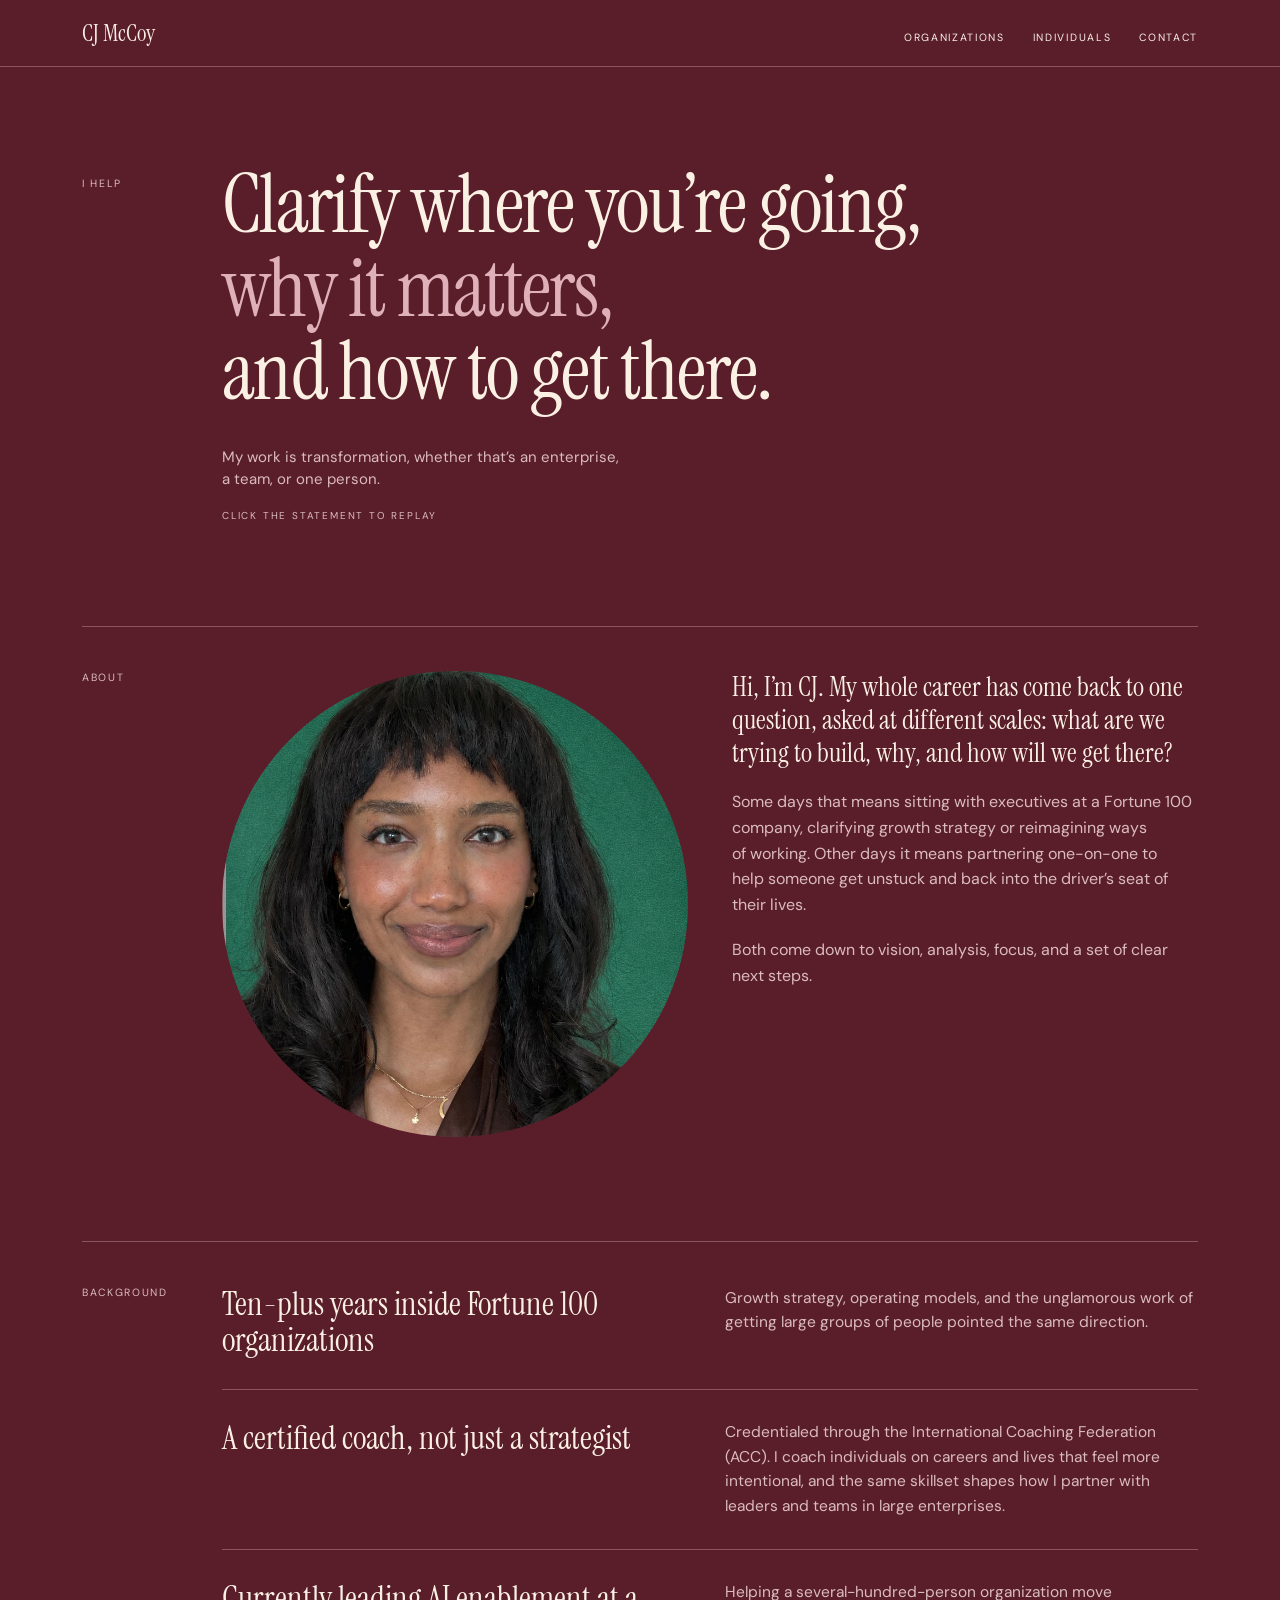
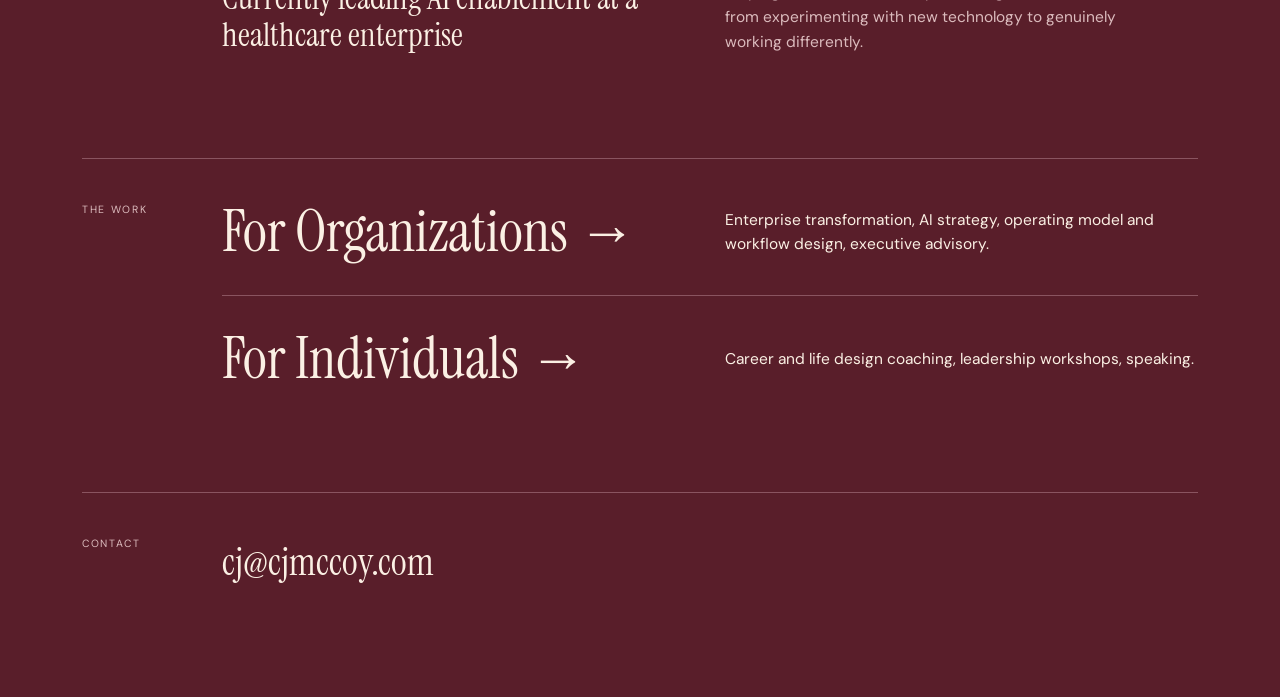
<file: index.html>
<!DOCTYPE html>
<html lang="en">
<head>
<meta charset="utf-8">
<meta name="viewport" content="width=device-width, initial-scale=1">
<title>CJ McCoy</title>
<meta name="description" content="CJ McCoy — I help clarify where you're going, why it matters, and how to get there. Enterprise transformation, AI strategy, and coaching.">
<link rel="preconnect" href="https://fonts.googleapis.com">
<link rel="preconnect" href="https://fonts.gstatic.com" crossorigin>
<link href="https://fonts.googleapis.com/css2?family=Instrument+Serif:ital@0;1&family=DM+Sans:wght@400;500&display=swap" rel="stylesheet">
<link rel="stylesheet" href="styles.css?v=1787683569">
</head>
<body>

<header class="site-header">
  <div class="bar">
    <span class="wordmark">CJ McCoy</span>
    <nav class="nav">
      <a href="organizations.html">Organizations</a>
      <a href="individuals.html">Individuals</a>
      <a href="mailto:cj@cjmccoy.com">Contact</a>
    </nav>
  </div>
</header>

<main>

  <section class="row hero">
    <span class="label label--hero">I help</span>
    <div class="col">
      <h1 class="statement" id="statement" tabindex="0" title="Click to replay" aria-describedby="replay-hint">
        <span class="rise" style="--d: 0.25s">Clarify where you’re going,</span>
        <span class="rise accent" style="--d: 0.65s">why it matters,</span>
        <span class="rise" style="--d: 1.05s">and how to get there.</span>
      </h1>
      <p class="hero-sub rise-soft" style="--d: 1.5s">
        My work is transformation, whether that’s an enterprise, a team, or one person.
      </p>
      <span class="hint" id="replay-hint">Click the statement to replay</span>
    </div>
  </section>

  <section class="section">
    <div class="row ruled">
      <span class="label">About</span>
      <div class="col about">
        <div class="portrait" data-initials="CJ">
          <img src="headshot.webp" alt="CJ McCoy" width="841" height="1125">
        </div>
        <div class="about-copy">
          <p class="lede">Hi, I’m CJ. My whole career has come back to one question, asked at different scales: what are we trying to build, why, and how will we get there?</p>
          <p class="muted">Some days that means sitting with executives at a Fortune 100 company, clarifying growth strategy or reimagining ways of working. Other days it means partnering one-on-one to help someone get unstuck and back into the driver&rsquo;s seat of their lives.</p>
          <p class="muted">Both come down to vision, analysis, focus, and a set of clear next steps.</p>
        </div>
      </div>
    </div>
  </section>

  <section class="section">
    <div class="row ruled">
      <span class="label">Background</span>
      <div class="col">
        <div class="split split--first">
          <h3>Ten-plus years inside Fortune 100 organizations</h3>
          <p class="muted">Growth strategy, operating models, and the unglamorous work of getting large groups of people pointed the same direction.</p>
        </div>
        <div class="split split--mid">
          <h3>A certified coach, not just a strategist</h3>
          <p class="muted">Credentialed through the International Coaching Federation (ACC). I coach individuals on careers and lives that feel more intentional, and the same skillset shapes how I partner with leaders and teams in large enterprises.</p>
        </div>
        <div class="split split--last">
          <h3>Currently leading AI enablement at a healthcare enterprise</h3>
          <p class="muted">Helping a several-hundred-person organization move from experimenting with new technology to genuinely working differently.</p>
        </div>
      </div>
    </div>
  </section>

  <section class="section">
    <div class="row ruled">
      <span class="label">The work</span>
      <div class="col">
        <a class="work-card work-card--first" href="organizations.html">
          <span class="work-title">For Organizations →</span>
          <span class="work-desc">Enterprise transformation, AI strategy, operating model and workflow design, executive advisory.</span>
        </a>
        <a class="work-card work-card--last" href="individuals.html">
          <span class="work-title">For Individuals →</span>
          <span class="work-desc">Career and life design coaching, leadership workshops, speaking.</span>
        </a>
      </div>
    </div>
  </section>

  <section class="section section--last">
    <div class="row ruled">
      <span class="label">Contact</span>
      <div class="col">
        <div class="contact">
          <a class="email" href="mailto:cj@cjmccoy.com">cj@cjmccoy.com</a>
        </div>
      </div>
    </div>
  </section>

</main>

<script src="script.js?v=1787683569"></script>
</body>
</html>
</file>
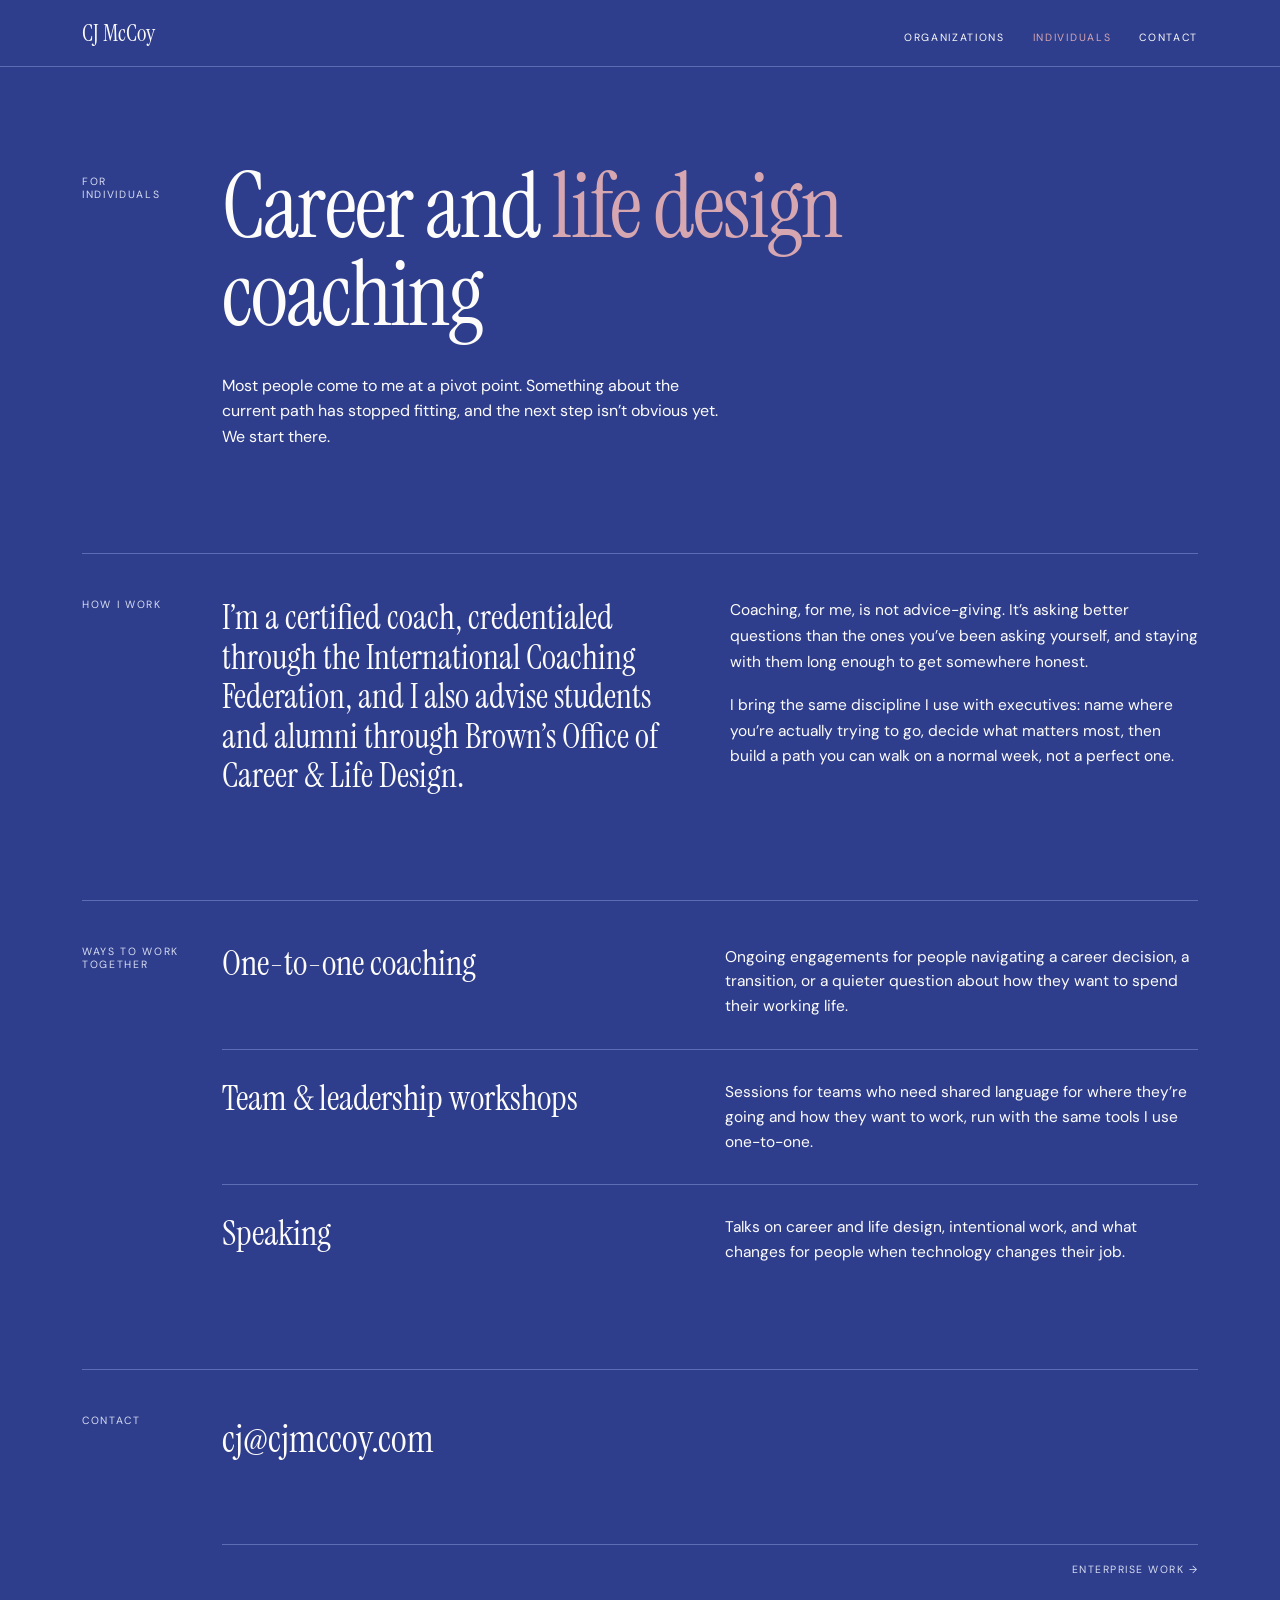
<file: individuals.html>
<!DOCTYPE html>
<html lang="en" data-theme="indigo">
<head>
<meta charset="utf-8">
<meta name="viewport" content="width=device-width, initial-scale=1">
<title>For Individuals — CJ McCoy</title>
<meta name="description" content="Career and life design coaching. One-to-one coaching, team and leadership workshops, and speaking, from an ICF-credentialed coach.">
<link rel="preconnect" href="https://fonts.googleapis.com">
<link rel="preconnect" href="https://fonts.gstatic.com" crossorigin>
<link href="https://fonts.googleapis.com/css2?family=Instrument+Serif:ital@0;1&family=DM+Sans:wght@400;500&display=swap" rel="stylesheet">
<link rel="stylesheet" href="styles.css?v=1787683569">
</head>
<body>

<header class="site-header">
  <div class="bar">
    <a class="wordmark" href="index.html">CJ McCoy</a>
    <nav class="nav">
      <a href="organizations.html">Organizations</a>
      <span class="nav-current" aria-current="page">Individuals</span>
      <a href="mailto:cj@cjmccoy.com">Contact</a>
    </nav>
  </div>
</header>

<main>

  <section class="row hero">
    <span class="label label--tight">For<br>individuals</span>
    <div class="col">
      <h1 class="statement--static">
        Career and <span class="accent">life design</span> coaching
      </h1>
      <p class="hero-lead">
        Most people come to me at a pivot point. Something about the current path has stopped fitting, and the next step isn&rsquo;t obvious yet. We start there.
      </p>
    </div>
  </section>

  <section class="section">
    <div class="row ruled">
      <span class="label">How I work</span>
      <div class="col duo">
        <p class="duo-lede">
          I&rsquo;m a certified coach, credentialed through the International Coaching Federation, and I also advise students and alumni through Brown&rsquo;s Office of Career &amp; Life Design.
        </p>
        <div class="duo-copy">
          <p>Coaching, for me, is not advice-giving. It&rsquo;s asking better questions than the ones you&rsquo;ve been asking yourself, and staying with them long enough to get somewhere honest.</p>
          <p>I bring the same discipline I use with executives: name where you&rsquo;re actually trying to go, decide what matters most, then build a path you can walk on a normal week, not a perfect one.</p>
        </div>
      </div>
    </div>
  </section>

  <section class="section">
    <div class="row ruled">
      <span class="label">Ways to work together</span>
      <div class="col">
        <div class="split split--first">
          <h3>One-to-one coaching</h3>
          <p>Ongoing engagements for people navigating a career decision, a transition, or a quieter question about how they want to spend their working life.</p>
        </div>
        <div class="split split--mid">
          <h3>Team &amp; leadership workshops</h3>
          <p>Sessions for teams who need shared language for where they&rsquo;re going and how they want to work, run with the same tools I use one-to-one.</p>
        </div>
        <div class="split split--last">
          <h3>Speaking</h3>
          <p>Talks on career and life design, intentional work, and what changes for people when technology changes their job.</p>
        </div>
      </div>
    </div>
  </section>

  <section class="section section--last">
    <div class="row ruled">
      <span class="label">Contact</span>
      <div class="col">
        <div class="contact">
          <a class="email" href="mailto:cj@cjmccoy.com">cj@cjmccoy.com</a>
        </div>
        <div class="page-jump">
          <a href="organizations.html">Enterprise work &rarr;</a>
        </div>
      </div>
    </div>
  </section>

</main>

</body>
</html>
</file>
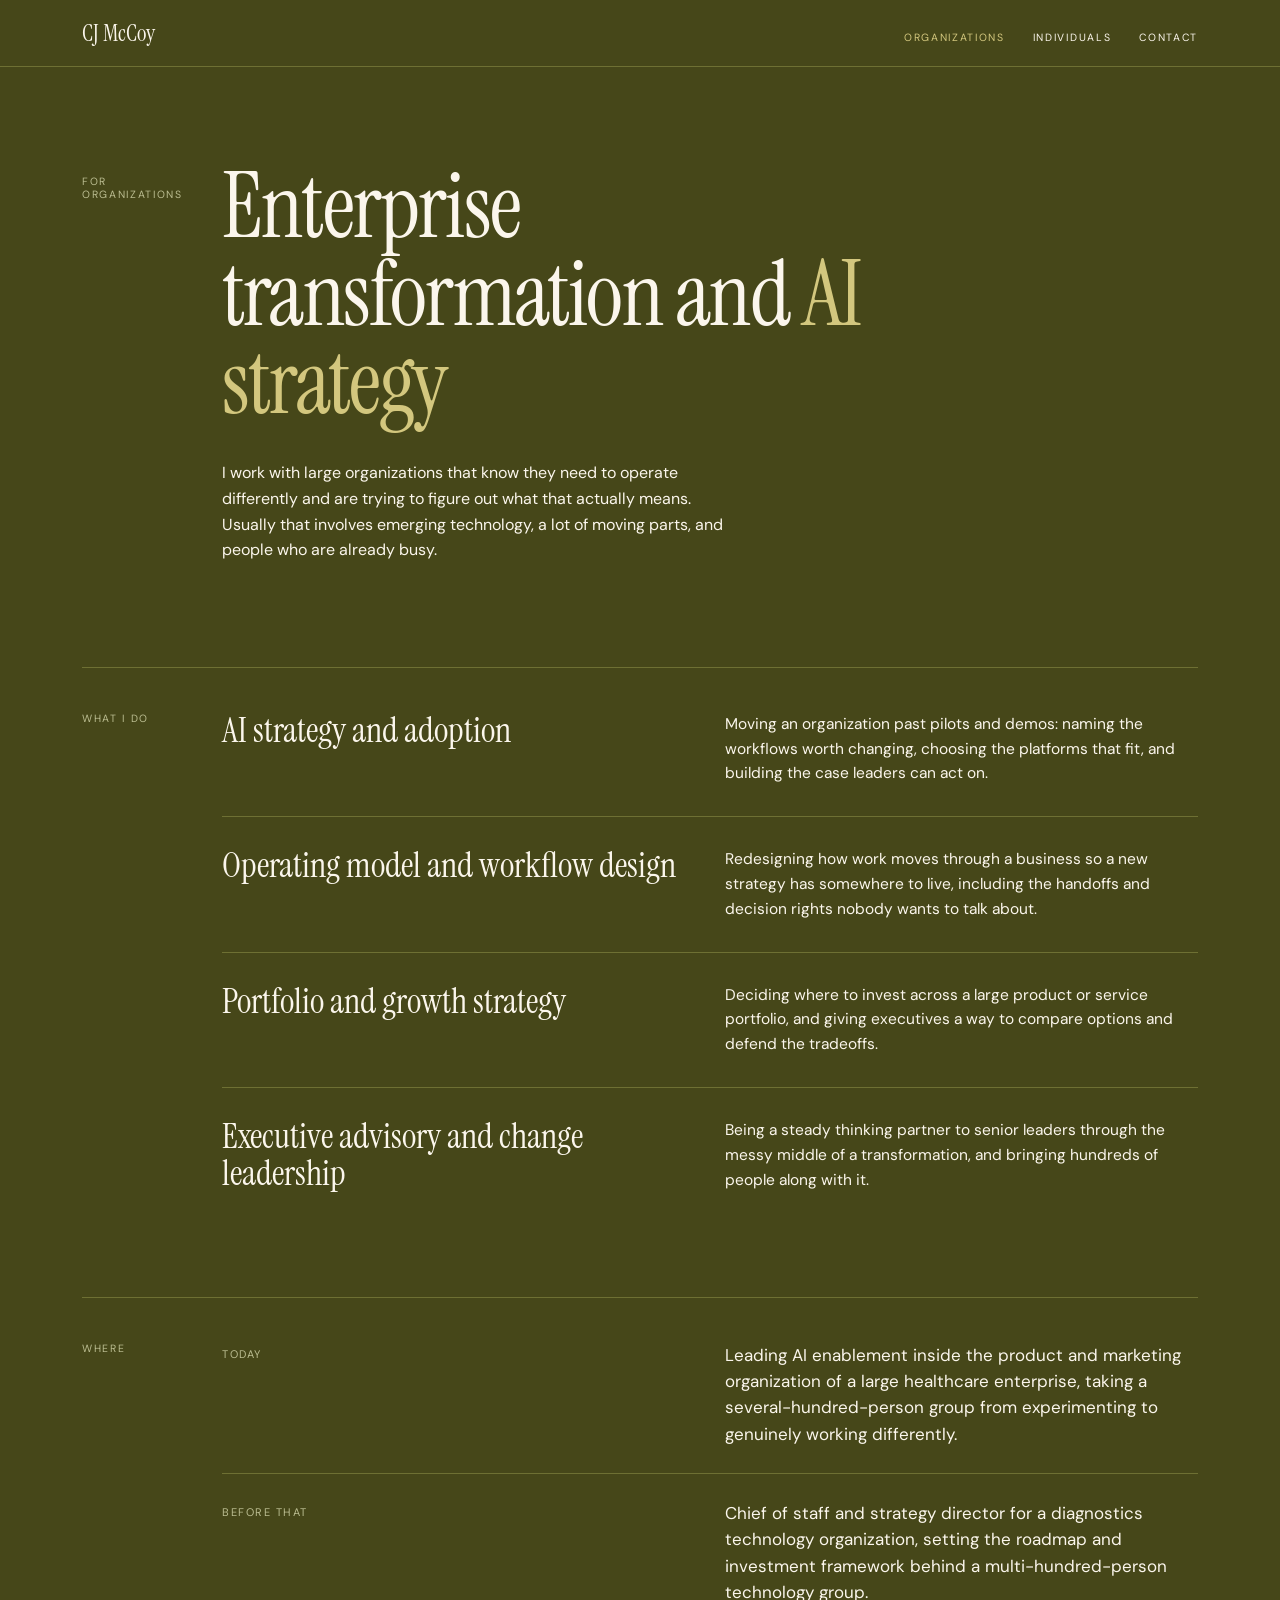
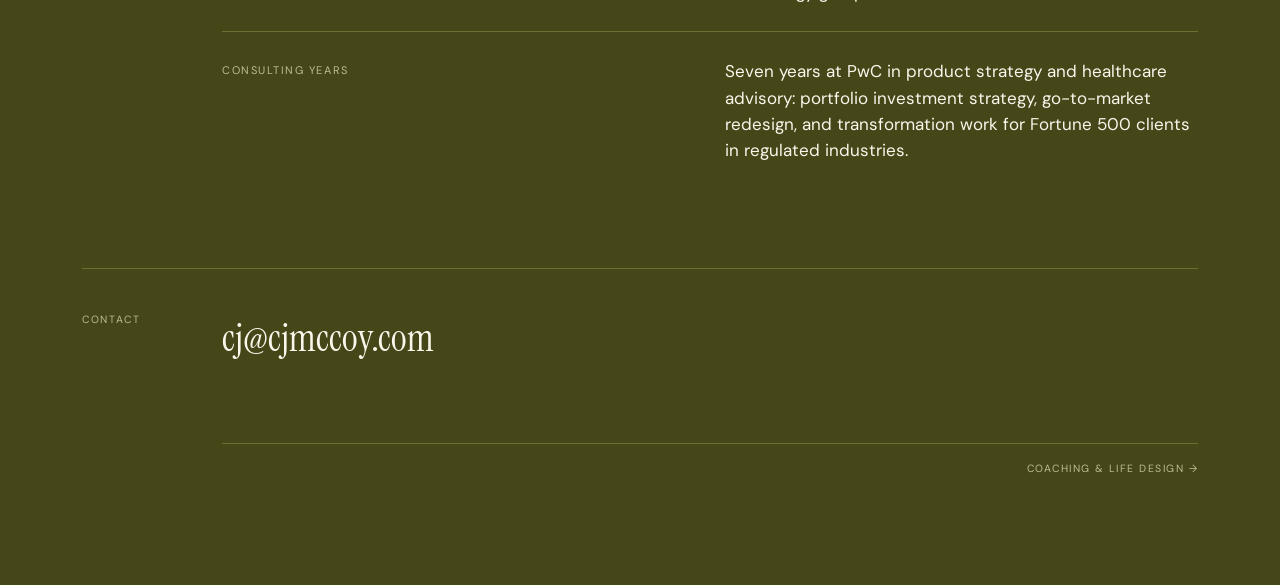
<file: organizations.html>
<!DOCTYPE html>
<html lang="en" data-theme="olive">
<head>
<meta charset="utf-8">
<meta name="viewport" content="width=device-width, initial-scale=1">
<title>For Organizations — CJ McCoy</title>
<meta name="description" content="Enterprise transformation and AI strategy for large organizations: AI adoption, operating model and workflow design, portfolio strategy, and executive advisory.">
<link rel="preconnect" href="https://fonts.googleapis.com">
<link rel="preconnect" href="https://fonts.gstatic.com" crossorigin>
<link href="https://fonts.googleapis.com/css2?family=Instrument+Serif:ital@0;1&family=DM+Sans:wght@400;500&display=swap" rel="stylesheet">
<link rel="stylesheet" href="styles.css?v=1787683569">
</head>
<body>

<header class="site-header">
  <div class="bar">
    <a class="wordmark" href="index.html">CJ McCoy</a>
    <nav class="nav">
      <span class="nav-current" aria-current="page">Organizations</span>
      <a href="individuals.html">Individuals</a>
      <a href="mailto:cj@cjmccoy.com">Contact</a>
    </nav>
  </div>
</header>

<main>

  <section class="row hero">
    <span class="label label--tight">For organizations</span>
    <div class="col">
      <h1 class="statement--static">
        Enterprise transformation and <span class="accent">AI strategy</span>
      </h1>
      <p class="hero-lead">
        I work with large organizations that know they need to operate differently and are trying to figure out what that actually means. Usually that involves emerging technology, a lot of moving parts, and people who are already busy.
      </p>
    </div>
  </section>

  <section class="section">
    <div class="row ruled">
      <span class="label">What I do</span>
      <div class="col">
        <div class="split split--first">
          <h3>AI strategy and adoption</h3>
          <p>Moving an organization past pilots and demos: naming the workflows worth changing, choosing the platforms that fit, and building the case leaders can act on.</p>
        </div>
        <div class="split split--mid">
          <h3>Operating model and workflow design</h3>
          <p>Redesigning how work moves through a business so a new strategy has somewhere to live, including the handoffs and decision rights nobody wants to talk about.</p>
        </div>
        <div class="split split--mid">
          <h3>Portfolio and growth strategy</h3>
          <p>Deciding where to invest across a large product or service portfolio, and giving executives a way to compare options and defend the tradeoffs.</p>
        </div>
        <div class="split split--last">
          <h3>Executive advisory and change leadership</h3>
          <p>Being a steady thinking partner to senior leaders through the messy middle of a transformation, and bringing hundreds of people along with it.</p>
        </div>
      </div>
    </div>
  </section>

  <section class="section">
    <div class="row ruled">
      <span class="label">Where</span>
      <div class="col where-list">
        <div class="split split--first">
          <span class="where-label">Today</span>
          <p class="where-copy">Leading AI enablement inside the product and marketing organization of a large healthcare enterprise, taking a several-hundred-person group from experimenting to genuinely working differently.</p>
        </div>
        <div class="split split--mid">
          <span class="where-label">Before that</span>
          <p class="where-copy">Chief of staff and strategy director for a diagnostics technology organization, setting the roadmap and investment framework behind a multi-hundred-person technology group.</p>
        </div>
        <div class="split split--last">
          <span class="where-label">Consulting years</span>
          <p class="where-copy">Seven years at PwC in product strategy and healthcare advisory: portfolio investment strategy, go-to-market redesign, and transformation work for Fortune 500 clients in regulated industries.</p>
        </div>
      </div>
    </div>
  </section>

  <section class="section section--last">
    <div class="row ruled">
      <span class="label">Contact</span>
      <div class="col">
        <div class="contact">
          <a class="email" href="mailto:cj@cjmccoy.com">cj@cjmccoy.com</a>
        </div>
        <div class="page-jump">
          <a href="individuals.html">Coaching &amp; life design &rarr;</a>
        </div>
      </div>
    </div>
  </section>

</main>

</body>
</html>
</file>
<file: styles.css>
:root {
  --bg:     #591E2A;
  --ink:    #FBF0E4;
  --muted:  #DBBBBD;
  --accent: #DFB0BA;
  --rule:   #8A5460;

  --shell: 1180px;
  --gutter: 32px;
  --serif: 'Instrument Serif', Georgia, serif;
  --sans: 'DM Sans', system-ui, sans-serif;

  /* per-page type deltas */
  --h3-size: clamp(24px, 2.6vw, 34px);
  --h3-lh: 1.1;
}

/* The two interior pages re-skin the same components. */
:root[data-theme="olive"] {
  --bg:     #464719;
  --ink:    #FBF6EC;
  --muted:  #BBBD91;
  --accent: #D3C77E;
  --rule:   #6E7033;
}

:root[data-theme="indigo"] {
  --bg:     #2E3E8C;
  --ink:    #FDFCFA;
  --muted:  #D7DCF2;
  --accent: #D6A6B1;
  --rule:   #5E6CB4;

  --h1-measure: 16ch;
}

/* Interior pages share a type scale that differs from the home page. */
:root[data-theme="olive"],
:root[data-theme="indigo"] {
  --h3-size: clamp(24px, 2.7vw, 36px);
  --h3-lh: 1.08;
}

* { box-sizing: border-box; }

html, body {
  margin: 0;
  padding: 0;
  background: var(--bg);
}

body {
  color: var(--ink);
  font-family: var(--sans);
  min-height: 100vh;
  overflow-x: hidden;
  -webkit-font-smoothing: antialiased;
}

a {
  color: var(--accent);
  text-underline-offset: 4px;
}
a:hover { color: var(--ink); }

img { max-width: 100%; }

/* ---------- header ---------- */

.site-header {
  position: sticky;
  top: 0;
  z-index: 10;
  background: var(--bg);
  border-bottom: 1px solid var(--rule);
}

.bar {
  max-width: var(--shell);
  margin: 0 auto;
  padding: 18px var(--gutter);
  display: flex;
  justify-content: space-between;
  align-items: baseline;
  gap: 20px;
}

.wordmark {
  font-family: var(--serif);
  font-size: 23px;
  white-space: nowrap;
  text-decoration: none;
  color: var(--ink);
}

a.wordmark:hover,
a.wordmark:focus-visible { color: var(--accent); }

.nav-current { color: var(--accent); }

.nav {
  display: flex;
  gap: 28px;
  flex-wrap: wrap;
  font-size: 10.5px;
  letter-spacing: 0.16em;
  text-transform: uppercase;
}

.nav a {
  text-decoration: none;
  color: var(--ink);
  transition: color 0.2s ease;
}
.nav a:hover,
.nav a:focus-visible { color: var(--accent); }

/* ---------- shared layout ---------- */

.row {
  display: flex;
  flex-wrap: wrap;
  align-items: flex-start;
  gap: 30px;
}

.ruled {
  border-top: 1px solid var(--rule);
  padding-top: 44px;
}

.label {
  flex: 0 0 110px;
  font-size: 10.5px;
  letter-spacing: 0.16em;
  text-transform: uppercase;
  color: var(--muted);
}

.col {
  flex: 1 1 300px;
  min-width: 0;
}

.section {
  max-width: var(--shell);
  margin: 104px auto 0;
  padding: 0 var(--gutter);
}

.section--last { padding-bottom: 110px; }

/* ---------- hero ---------- */

.hero {
  max-width: var(--shell);
  margin: 0 auto;
  padding: 96px var(--gutter) 0;
}

.label--hero { padding-top: 14px; }

.statement {
  font-family: var(--serif);
  font-weight: 400;
  font-size: clamp(38px, 6.4vw, 86px);
  line-height: 1.02;
  letter-spacing: -0.02em;
  max-width: 24ch;
  margin: 0;
  cursor: pointer;
}

.statement:focus-visible {
  outline: 1px solid var(--accent);
  outline-offset: 12px;
}

.rise,
.rise-soft { opacity: 0; }

.rise {
  display: inline-block;
  animation: riseIn 0.8s cubic-bezier(.2, .7, .2, 1) var(--d) forwards;
}

.rise-soft { animation: riseIn 0.8s ease var(--d) forwards; }

.accent { color: var(--accent); }

@keyframes riseIn {
  from { opacity: 0; transform: translateY(0.4em); }
  to   { opacity: 1; transform: translateY(0); }
}

.hero-sub {
  font-size: 15px;
  line-height: 1.5;
  max-width: 40ch;
  margin: 32px 0 0;
  color: var(--muted);
}

.hint {
  display: block;
  margin-top: 18px;
  font-size: 10px;
  letter-spacing: 0.18em;
  text-transform: uppercase;
  color: var(--muted);
}

/* ---------- about ---------- */

.about {
  display: grid;
  grid-template-columns: repeat(auto-fit, minmax(min(260px, 100%), 1fr));
  gap: 44px;
  align-items: start;
}

.portrait {
  position: relative;
  aspect-ratio: 1 / 1;
  overflow: hidden;
  border-radius: 50%;
  background: #6B2836;
}

/* Fallback shown only when the portrait image is absent or fails to load. */
.portrait.is-empty::after {
  content: attr(data-initials);
  position: absolute;
  inset: 0;
  display: flex;
  align-items: center;
  justify-content: center;
  font-family: var(--serif);
  font-size: clamp(48px, 9vw, 96px);
  color: var(--accent);
  opacity: 0.55;
}

.portrait img {
  position: relative;
  width: 100%;
  height: 100%;
  object-fit: cover;
  object-position: 50% 22%;
  display: block;
}

.about-copy {
  display: flex;
  flex-direction: column;
  gap: 20px;
  font-size: 16px;
  line-height: 1.6;
}

.about-copy p { margin: 0; }

.lede {
  font-family: var(--serif);
  font-size: 27px;
  line-height: 1.22;
  text-wrap: pretty;
}

.muted {
  color: var(--muted);
  text-wrap: pretty;
}

/* ---------- background ---------- */

.split {
  display: grid;
  grid-template-columns: repeat(auto-fit, minmax(min(230px, 100%), 1fr));
  gap: 30px;
}

.split--first { padding-bottom: var(--split-pad, 30px); }

.split--mid {
  border-top: 1px solid var(--rule);
  padding: var(--split-pad, 30px) 0;
}

.split--last {
  border-top: 1px solid var(--rule);
  padding-top: var(--split-pad, 30px);
}

.split h3 {
  font-family: var(--serif);
  font-weight: 400;
  font-size: var(--h3-size);
  line-height: var(--h3-lh);
  margin: 0;
}

.split p {
  font-size: 15.5px;
  line-height: 1.6;
  margin: 0;
}

/* ---------- the work ---------- */

.work-card {
  text-decoration: none;
  color: var(--ink);
  display: grid;
  grid-template-columns: repeat(auto-fit, minmax(min(230px, 100%), 1fr));
  gap: 30px;
  align-items: center;
  transition: color 0.2s ease;
}

.work-card:hover,
.work-card:focus-visible { color: var(--accent); }

.work-card--first { padding-bottom: 34px; }

.work-card--last {
  border-top: 1px solid var(--rule);
  padding-top: 34px;
}

.work-title {
  font-family: var(--serif);
  font-size: clamp(32px, 4.6vw, 58px);
  line-height: 1;
}

.work-desc {
  font-size: 15.5px;
  line-height: 1.6;
}

/* ---------- contact ---------- */

.contact {
  display: flex;
  flex-wrap: wrap;
  gap: 16px 40px;
  align-items: baseline;
}

.email {
  font-family: var(--serif);
  font-size: clamp(24px, 3.4vw, 38px);
  text-decoration: none;
  color: var(--ink);
  transition: color 0.2s ease;
}

.email:hover,
.email:focus-visible { color: var(--accent); }

/* ---------- motion preferences ---------- */

@media (prefers-reduced-motion: reduce) {
  .rise,
  .rise-soft {
    opacity: 1;
    animation: none;
  }
  .statement { cursor: default; }
  .hint { display: none; }
  * { transition-duration: 0.01ms !important; }
}

/* ---------- organizations: hero ---------- */

.statement--static {
  font-family: var(--serif);
  font-weight: 400;
  font-size: clamp(40px, 7vw, 96px);
  line-height: 0.98;
  letter-spacing: -0.02em;
  max-width: var(--h1-measure, 18ch);
  margin: 0;
}

.label--tight { padding-top: 12px; }

.hero-lead {
  font-size: 16px;
  line-height: 1.6;
  max-width: 46ch;
  margin: 34px 0 0;
  text-wrap: pretty;
}

/* ---------- organizations: where ---------- */

.where-list { --split-pad: 26px; }

.where-label {
  font-size: 11px;
  letter-spacing: 0.14em;
  text-transform: uppercase;
  color: var(--muted);
  padding-top: 5px;
}

/* outranks the shared `.split p` sizing */
.where-list .where-copy {
  font-size: 17px;
  line-height: 1.55;
  margin: 0;
  text-wrap: pretty;
}

/* ---------- cross-page footer link ---------- */

.page-jump {
  margin-top: 80px;
  padding-top: 18px;
  border-top: 1px solid var(--rule);
  display: flex;
  justify-content: flex-end;
  gap: 16px;
  flex-wrap: wrap;
  font-size: 10.5px;
  letter-spacing: 0.14em;
  text-transform: uppercase;
  color: var(--muted);
}

.page-jump a {
  text-decoration: none;
  color: var(--muted);
  transition: color 0.2s ease;
}

.page-jump a:hover,
.page-jump a:focus-visible { color: var(--accent); }

/* ---------- individuals: two-column prose block ---------- */

.duo {
  display: grid;
  grid-template-columns: repeat(auto-fit, minmax(min(280px, 100%), 1fr));
  gap: 40px;
}

.duo-lede {
  font-family: var(--serif);
  font-size: clamp(24px, 2.9vw, 34px);
  line-height: 1.16;
  margin: 0;
  text-wrap: pretty;
}

.duo-copy {
  display: flex;
  flex-direction: column;
  gap: 18px;
  font-size: 15.5px;
  line-height: 1.65;
}

.duo-copy p {
  margin: 0;
  text-wrap: pretty;
}
</file>
